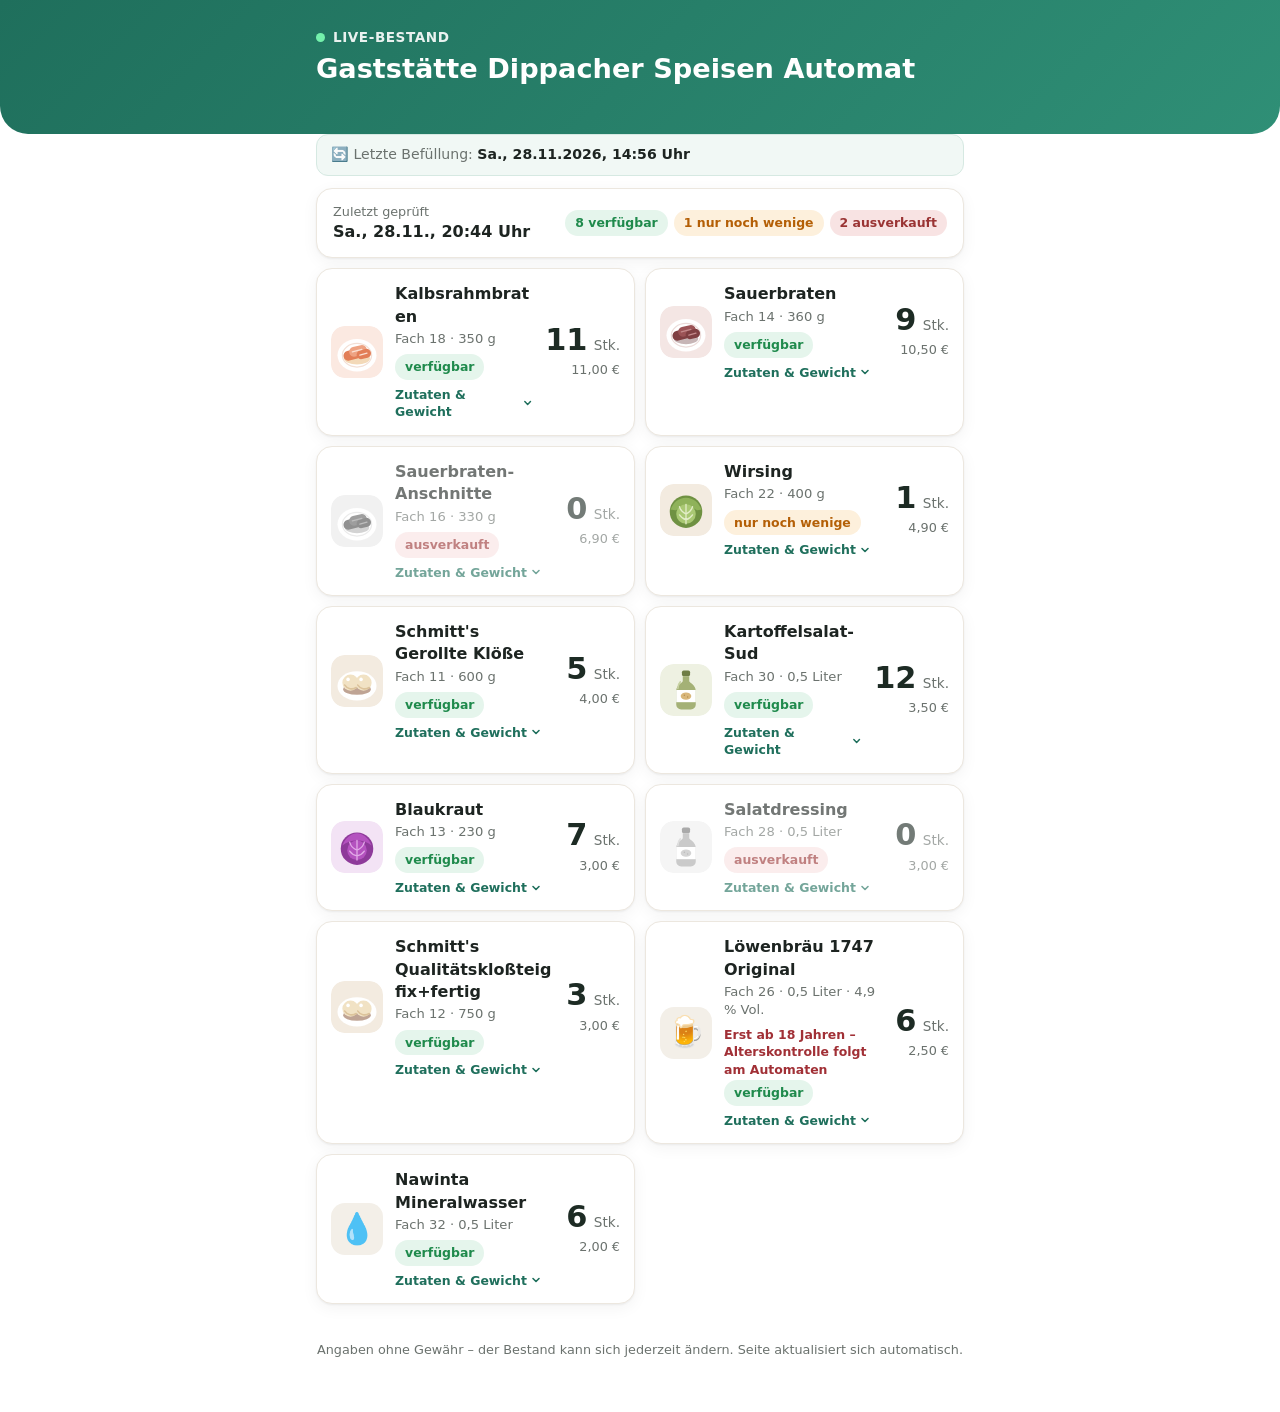
<file: index.html>
<!doctype html>
<html lang="de">
<head>
  <meta charset="utf-8">
  <meta name="viewport" content="width=device-width, initial-scale=1, viewport-fit=cover">
  <title>Gaststätte Dippacher Speisen Automat – Live-Bestand</title>
  <meta name="description" content="Was ist gerade im Automaten? Aktueller Live-Bestand.">
  <meta name="theme-color" content="#1f6f5c">
  <meta name="color-scheme" content="light">
  <link rel="icon" href="data:image/svg+xml,<svg xmlns='http://www.w3.org/2000/svg' viewBox='0 0 100 100'><text y='.9em' font-size='90'>🥤</text></svg>">
  <script>try{if(window.self!==window.top||/[?&]embed=1/.test(location.search))document.documentElement.classList.add("embed")}catch(e){document.documentElement.classList.add("embed")}</script>
  <link rel="stylesheet" href="style.css?v=8">
</head>
<body>
  <header class="hero">
    <div class="wrap">
      <p class="eyebrow"><span class="dot" aria-hidden="true"></span> Live-Bestand</p>
      <h1 id="machine">Unser Automat</h1>
      <p id="location" class="sub"></p>
    </div>
  </header>

  <main class="wrap">
    <div id="example" class="notice" hidden></div>

    <section id="refill" class="refill" hidden aria-live="polite">
      <p id="refill-last" hidden>🔄 <span class="muted">Letzte Befüllung:</span> <strong id="refill-last-val"></strong></p>
      <p id="refill-next" hidden>📅 <span class="muted">Nächste Befüllung:</span> <strong id="refill-next-val"></strong><span id="refill-next-note"></span></p>
    </section>

    <section class="bar" aria-live="polite">
      <div>
        <span class="muted">Zuletzt geprüft</span>
        <strong id="updated">–</strong>
      </div>
      <div class="summary" id="summary"></div>
    </section>


    <ul id="list" class="list" aria-busy="true">
      <li class="skeleton"></li><li class="skeleton"></li><li class="skeleton"></li>
    </ul>

    <p id="error" class="error" hidden>Bestand konnte gerade nicht geladen werden. Wir versuchen es gleich erneut.</p>
  </main>

  <footer class="wrap foot">
    <p>Angaben ohne Gewähr – der Bestand kann sich jederzeit ändern. Seite aktualisiert sich automatisch.</p>
  </footer>
  <script src="app.js?v=8"></script>
</body>
</html>
</file>
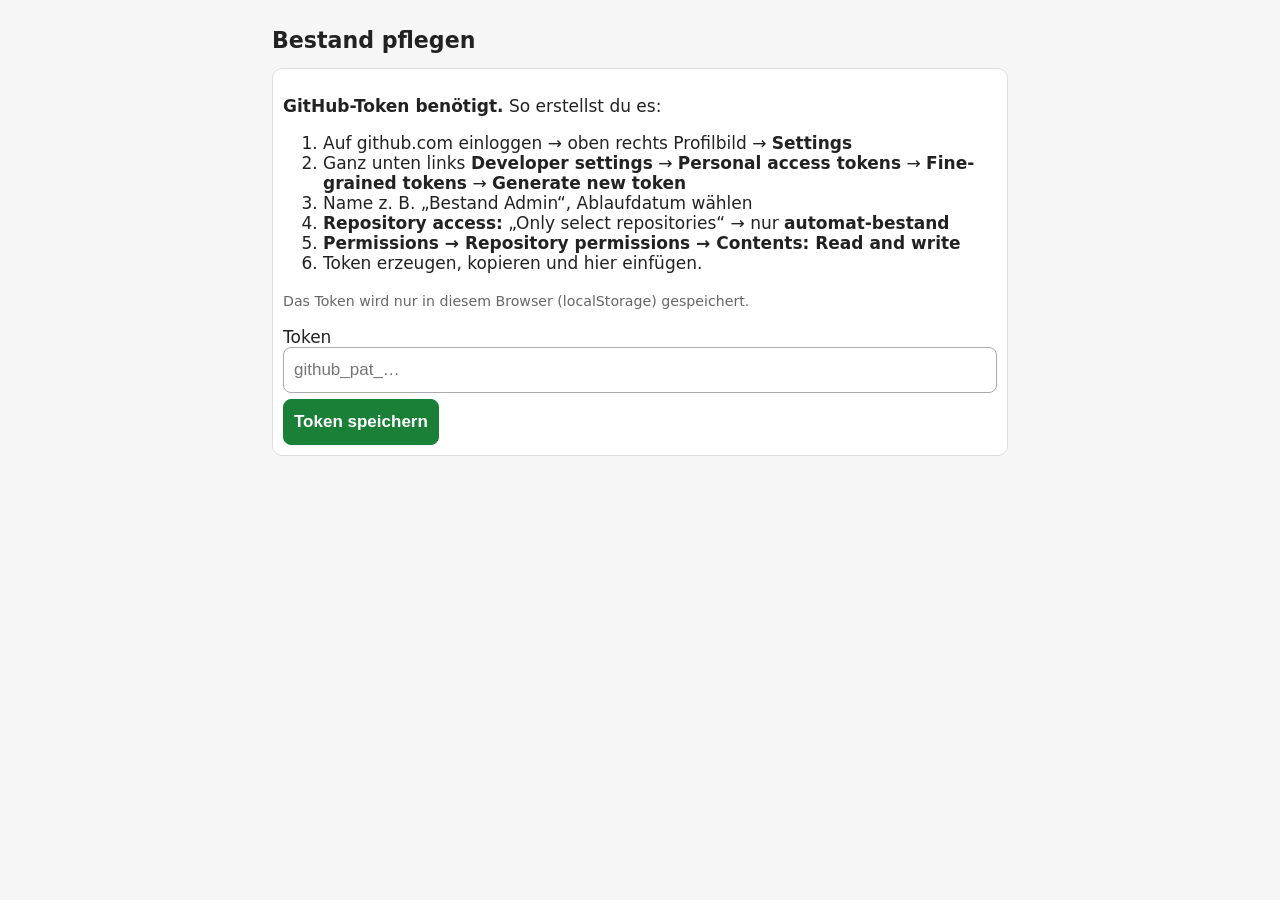
<file: admin.html>
<!doctype html>
<html lang="de">
<head>
<meta charset="utf-8">
<meta name="viewport" content="width=device-width, initial-scale=1">
<meta name="robots" content="noindex,nofollow">
<title>Bestand pflegen (Admin)</title>
<style>
*{box-sizing:border-box}body{font-family:system-ui,sans-serif;margin:0;padding:12px;max-width:760px;margin:auto;background:#f6f6f6;color:#222;font-size:17px}
h1{font-size:1.3em}button,input,select{font-size:17px;min-height:46px;border-radius:8px;border:1px solid #aaa;padding:6px 10px}
button{background:#fff;cursor:pointer}button.primary{background:#1a7f37;color:#fff;border-color:#1a7f37;font-weight:600}
button.danger{color:#b00;border-color:#b00}.card{background:#fff;border:1px solid #ddd;border-radius:10px;padding:10px;margin:8px 0}
.card.changed{border:2px solid #e69500;background:#fff8e6}.card.new{border:2px solid #1a7f37}
.row{display:flex;gap:8px;align-items:center;flex-wrap:wrap;margin-top:6px}.name{font-weight:600}
.qty{display:flex;gap:4px;align-items:center}.qty button{width:52px;font-size:22px}.qty input{width:70px;text-align:center}
.price{width:100px}label{display:block;margin-top:6px}label input{width:100%}
#msg{padding:10px;border-radius:8px;margin:8px 0;display:none}#msg.ok{display:block;background:#dff5e1}#msg.err{display:block;background:#fde2e2}#msg.info{display:block;background:#e7f0ff}
.bar{position:sticky;bottom:0;background:#f6f6f6;padding:8px 0;display:flex;gap:8px}.bar button{flex:1}
.hidden{display:none}small{color:#666}
</style>
</head>
<body>
<h1>Bestand pflegen</h1>
<div id="msg"></div>
<section id="tokenBox" class="card hidden">
  <p><b>GitHub-Token benötigt.</b> So erstellst du es:</p>
  <ol>
    <li>Auf github.com einloggen → oben rechts Profilbild → <b>Settings</b></li>
    <li>Ganz unten links <b>Developer settings</b> → <b>Personal access tokens</b> → <b>Fine-grained tokens</b> → <b>Generate new token</b></li>
    <li>Name z. B. „Bestand Admin“, Ablaufdatum wählen</li>
    <li><b>Repository access:</b> „Only select repositories“ → nur <b>automat-bestand</b></li>
    <li><b>Permissions → Repository permissions → Contents: Read and write</b></li>
    <li>Token erzeugen, kopieren und hier einfügen.</li>
  </ol>
  <p><small>Das Token wird nur in diesem Browser (localStorage) gespeichert.</small></p>
  <label>Token<input id="tokenInput" type="password" autocomplete="off" placeholder="github_pat_…"></label>
  <div class="row"><button class="primary" id="tokenSave">Token speichern</button></div>
</section>
<section id="main" class="hidden">
  <div class="row"><button id="reload">↻ Neu laden</button><button id="tokenRemove" class="danger">Token entfernen</button></div>
  <div id="list"></div>
  <details class="card"><summary style="min-height:40px;font-weight:600">＋ Artikel hinzufügen</summary>
    <label>Name<input id="nName"></label>
    <label>Fach<input id="nFach" inputmode="numeric"></label>
    <label>Preis (€)<input id="nPrice" inputmode="decimal"></label>
    <label>Stück<input id="nQty" type="number" min="0" value="0"></label>
    <label>Kategorie (optional)<input id="nCat" list="cats"></label><datalist id="cats"></datalist>
    <label>Emoji (optional)<input id="nEmoji"></label>
    <div class="row"><button class="primary" id="addBtn">Hinzufügen</button></div>
  </details>
  <div class="bar"><button id="discard">Verwerfen</button><button class="primary" id="saveBtn">Speichern</button></div>
</section>
<script src="admin.js"></script>
</body>
</html>
</file>
<file: style.css>
:root{
  --bg:transparent; --card:#fff; --ink:#1d2421; --muted:#6b726e; --brand:#1f6f5c; --brand2:#2f8f76;
  --ok:#1f8a4c; --ok-bg:#e5f5ec; --low:#b45f06; --low-bg:#fdf0dc; --out:#9a3434; --out-bg:#f8e3e3;
  --radius:16px; --shadow:0 1px 2px rgba(0,0,0,.05),0 4px 16px rgba(0,0,0,.05);
}
*{box-sizing:border-box}
html{-webkit-text-size-adjust:100%}
html,body{background:transparent}
body{margin:0;min-width:0;overflow-x:hidden;font-family:system-ui,-apple-system,"Segoe UI",Roboto,"Helvetica Neue",Arial,sans-serif;background:var(--bg);color:var(--ink);line-height:1.4}
.wrap{max-width:680px;margin:0 auto;padding:0 16px}
.hero{background:linear-gradient(135deg,var(--brand),var(--brand2));color:#fff;padding:28px 0 44px;border-radius:0 0 28px 28px}
.eyebrow{margin:0 0 6px;font-size:.85rem;font-weight:600;letter-spacing:.04em;text-transform:uppercase;opacity:.9;display:flex;align-items:center;gap:8px}
.dot{width:9px;height:9px;border-radius:50%;background:#7dffb5;box-shadow:0 0 0 0 rgba(125,255,181,.7);animation:pulse 2s infinite}
@keyframes pulse{70%{box-shadow:0 0 0 9px rgba(125,255,181,0)}100%{box-shadow:0 0 0 0 rgba(125,255,181,0)}}
h1{margin:0;font-size:1.7rem;line-height:1.15}
.sub{margin:6px 0 0;opacity:.9}
main{margin-top:-26px}
.right{min-width:0}
.notice{background:#fff8d6;border:1px solid #f0dc8a;color:#6b5600;padding:10px 14px;border-radius:12px;margin-bottom:12px;font-size:.9rem}
.refill{border:1px solid #d6e9e2;background:#f1f8f5;border-radius:12px;padding:8px 14px;margin-bottom:12px;font-size:.88rem}
.refill[hidden],.refill p[hidden]{display:none}
.refill p{margin:2px 0;overflow-wrap:anywhere}
.bar{border:1px solid #ece7df;background:var(--card);border-radius:var(--radius);box-shadow:var(--shadow);padding:14px 16px;display:flex;justify-content:space-between;align-items:center;gap:12px;flex-wrap:wrap}
.bar .muted{display:block;font-size:.8rem}
.muted{color:var(--muted)}
.summary{display:flex;gap:6px;flex-wrap:wrap}
.pill{font-size:.78rem;font-weight:600;padding:4px 10px;border-radius:999px;white-space:nowrap}
.pill.verfuegbar{background:var(--ok-bg);color:var(--ok)}
.pill.wenige{background:var(--low-bg);color:var(--low)}
.pill.ausverkauft{background:var(--out-bg);color:var(--out)}
.filters{display:flex;gap:8px;overflow-x:auto;padding:14px 0 4px;scrollbar-width:none}
.filters::-webkit-scrollbar{display:none}
.filters button{font:inherit;font-size:.9rem;border:1px solid #ddd6cc;background:#fff;color:var(--ink);padding:7px 14px;border-radius:999px;cursor:pointer;white-space:nowrap}
.filters button[aria-pressed="true"]{background:var(--ink);color:#fff;border-color:var(--ink)}
.list{list-style:none;margin:10px 0 0;padding:0;display:grid;gap:10px;grid-auto-flow:row dense}
@media (min-width:560px){.list{grid-template-columns:1fr 1fr}}
.item{border:1px solid #ece7df;background:var(--card);border-radius:var(--radius);box-shadow:var(--shadow);padding:0;overflow:hidden}
.row{all:unset;box-sizing:border-box;width:100%;padding:14px;display:flex;gap:12px;align-items:center;cursor:default}
button.row{cursor:pointer;-webkit-tap-highlight-color:transparent}
button.row:hover{background:#fcfaf7}
button.row:focus-visible{outline:3px solid var(--brand2);outline-offset:-3px;border-radius:var(--radius)}
.item.open{grid-column:1/-1}
.item.ausverkauft .row{opacity:.62}
.item.ausverkauft .emoji{filter:grayscale(1)}
.emoji{font-size:1.9rem;width:52px;height:52px;flex:none;display:grid;place-items:center;background:#f3efe8;border-radius:14px;overflow:hidden}
.emoji.has-icon{background:none}
.emoji img{width:100%;height:100%;display:block}
.info{flex:1;min-width:0}
.info{display:block}
.name{display:block;font-weight:650;margin:0 0 2px;overflow-wrap:anywhere}
.meta{display:block;font-size:.82rem;color:var(--muted);margin:0 0 6px}
.tags{display:flex;flex-wrap:wrap;align-items:center;gap:6px 10px}
.more{display:inline-flex;align-items:center;gap:3px;font-size:.78rem;font-weight:600;color:var(--brand)}
.more svg{width:12px;height:12px;transition:transform .2s}
.item.open .more svg{transform:rotate(180deg)}
.details{border-top:1px solid #f0ebe3;background:#fbf8f4;padding:14px 16px 16px;font-size:.9rem}
.details[hidden]{display:none}
.d-top{display:flex;align-items:baseline;gap:8px 14px;flex-wrap:wrap;margin-bottom:6px}
.d-weight{display:flex;align-items:baseline;gap:8px}
.d-weight .muted{font-size:.78rem;text-transform:uppercase;letter-spacing:.04em;font-weight:600}
.d-weight strong{font-size:1.45rem;font-weight:800;line-height:1}
.d-portions{font-size:.85rem;color:var(--muted);background:#fff;border:1px solid #ece7df;border-radius:999px;padding:2px 10px}
.details h3{font-size:.78rem;text-transform:uppercase;letter-spacing:.05em;color:var(--muted);margin:12px 0 4px}
.d-ingr{margin:0;line-height:1.5}
.d-ingr strong{font-weight:750;color:var(--ink)}
.d-allerg{margin:10px 0 0;padding:8px 12px;background:#fff6e6;border:1px solid #f3dfb8;border-radius:10px;font-size:.86rem}
.d-allerg span{color:#7a5a12}
.d-hints{margin:0;padding-left:18px;line-height:1.45}
.d-hints li{margin:2px 0}
.d-small{margin:10px 0 0;font-size:.75rem;color:var(--muted)}
.d-small+.d-small{margin-top:2px}
.right{text-align:right;flex:none;display:flex;flex-direction:column;align-items:flex-end;gap:6px}
.price{font-weight:500;font-size:.8rem;color:var(--muted)}
.qty{font-size:.85rem;color:var(--muted);white-space:nowrap}.qty b{font-size:1.9rem;font-weight:800;color:var(--text,#1d2b24);line-height:1;margin-right:2px}
.skeleton{height:80px;border-radius:var(--radius);background:linear-gradient(90deg,#ece7df 25%,#f5f1eb 50%,#ece7df 75%);background-size:200% 100%;animation:sh 1.2s infinite}
@keyframes sh{to{background-position:-200% 0}}
.error{background:var(--out-bg);color:var(--out);padding:10px 14px;border-radius:12px;margin-top:12px}
.empty{color:var(--muted);text-align:center;padding:24px}
.foot{color:var(--muted);font-size:.8rem;padding:24px 16px 40px;text-align:center}
@media (prefers-reduced-motion:reduce){.dot,.skeleton{animation:none}.more svg{transition:none}}
/* Sehr schmale Breiten (z. B. iframe in Seitenleiste / kleine Handys) */
@media (max-width:360px){
  .wrap{padding:0 10px}
  .hero{padding:20px 0 38px;border-radius:0 0 20px 20px}
  h1{font-size:1.35rem}
  .row{padding:10px;gap:8px}
  .details{padding:12px}
  .emoji{width:40px;height:40px;font-size:1.5rem;border-radius:10px}
  .price{font-size:.75rem}
  .bar{padding:12px}
}

/* Eingebettet (iframe auf dippacher.de): ohne eigenen Kopfbereich, bündig und schlicht */
html.embed .hero,html.embed .foot .sep{display:none}
html.embed main{margin-top:0}
html.embed .wrap{max-width:none;padding:0 2px}
html.embed body{font-family:'Source Sans Pro',system-ui,-apple-system,"Segoe UI",Roboto,Arial,sans-serif}
html.embed .bar{margin-top:2px}
html.embed .foot{padding:14px 2px 8px;text-align:left}
html.embed .list{grid-template-columns:repeat(auto-fill,minmax(300px,1fr))}
html.embed .item.open{grid-column:1/-1}

.age{display:block;margin:3px 0 2px;font-size:.78rem;font-weight:600;color:#a13036}
</file>
